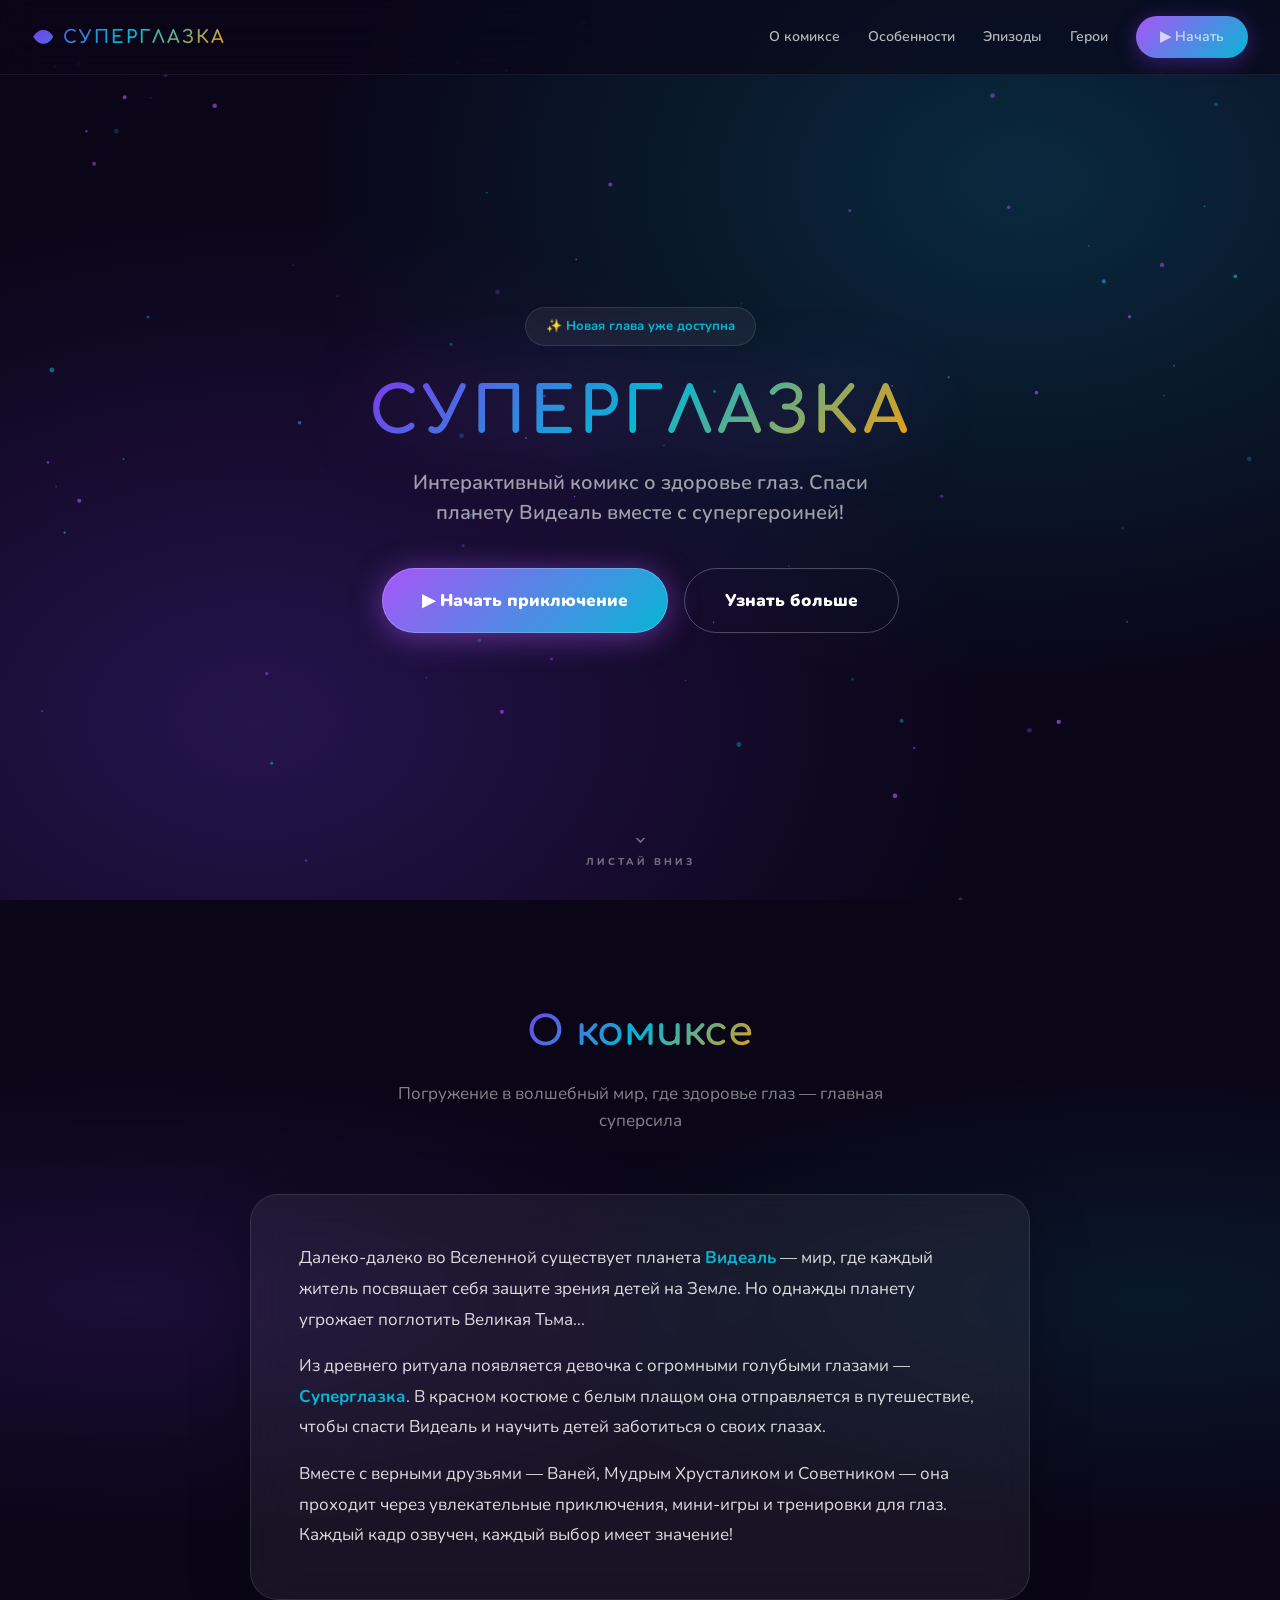
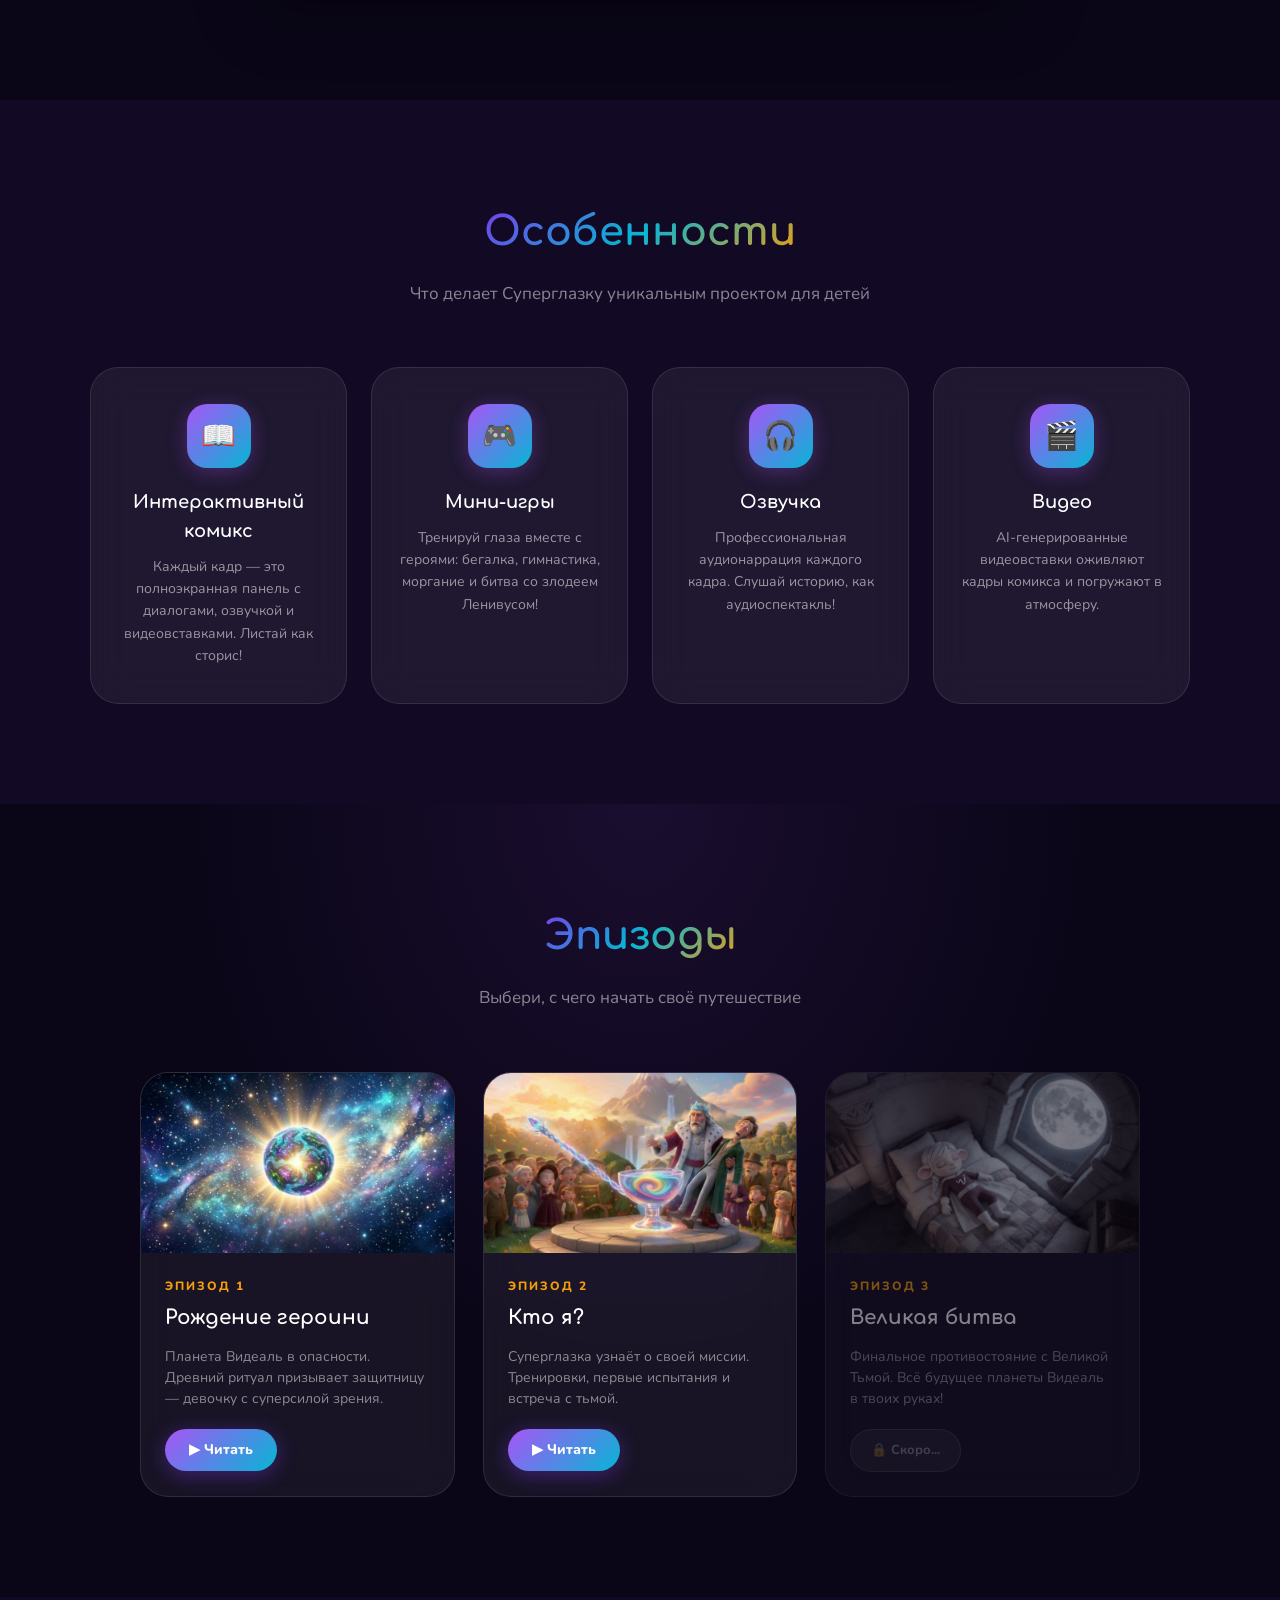
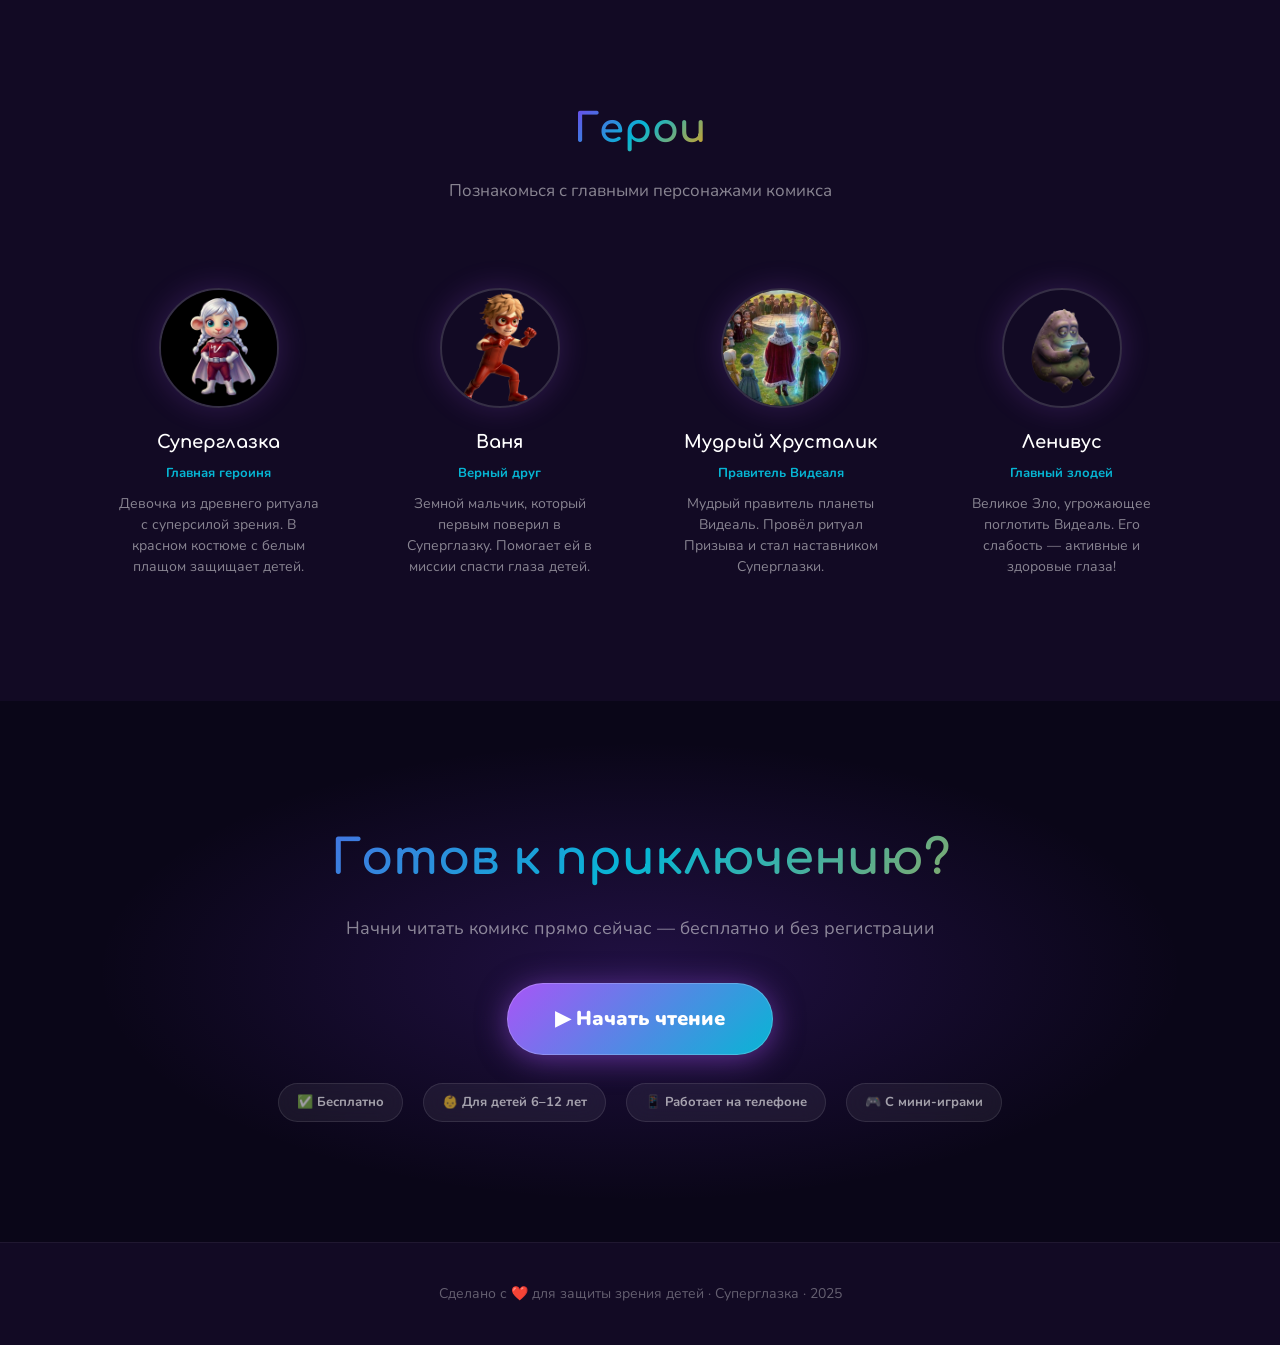
<file: index.html>
<!DOCTYPE html>
<html lang="ru">
<head>
<meta charset="UTF-8">
<meta name="viewport" content="width=device-width, initial-scale=1.0, maximum-scale=1.0, user-scalable=no">
<meta name="theme-color" content="#0a0618">
<meta name="description" content="Суперглазка — интерактивный образовательный комикс о здоровье глаз с мини-играми для детей. Спаси планету Видеаль вместе с супергероиней!">
<title>Суперглазка — Интерактивный комикс о здоровье глаз</title>
<link rel="preconnect" href="https://fonts.googleapis.com">
<link rel="preconnect" href="https://fonts.gstatic.com" crossorigin>
<link href="https://fonts.googleapis.com/css2?family=Nunito:wght@400;600;700;800;900&family=Comfortaa:wght@700&display=swap" rel="stylesheet">
<link rel="stylesheet" href="css/landing.css">
</head>
<body>

<!-- ═══════════════════════════════════════════════════════════
     NAVIGATION
     ═══════════════════════════════════════════════════════════ -->
<nav class="land-nav" id="landNav">
  <div class="land-logo">👁️ СУПЕРГЛАЗКА</div>
  <div class="land-nav-links">
    <a href="#about">О комиксе</a>
    <a href="#features">Особенности</a>
    <a href="#episodes">Эпизоды</a>
    <a href="#characters">Герои</a>
    <a href="app.html" class="land-nav-cta">▶ Начать</a>
  </div>
  <button class="land-nav-toggle" id="navToggle" aria-label="Меню">☰</button>
</nav>

<!-- Mobile Menu -->
<div class="land-nav-mobile" id="navMobile">
  <button class="land-nav-mobile-close" id="navClose" aria-label="Закрыть">✕</button>
  <a href="#about" class="nav-mobile-link">О комиксе</a>
  <a href="#features" class="nav-mobile-link">Особенности</a>
  <a href="#episodes" class="nav-mobile-link">Эпизоды</a>
  <a href="#characters" class="nav-mobile-link">Герои</a>
  <a href="app.html" class="land-nav-cta">▶ Начать</a>
</div>

<!-- ═══════════════════════════════════════════════════════════
     HERO SECTION
     ═══════════════════════════════════════════════════════════ -->
<section class="land-hero" id="hero">
  <canvas id="particle-canvas"></canvas>
  <div class="land-hero-content">
    <div class="land-hero-badge">✨ Новая глава уже доступна</div>
    <h1 class="land-hero-title">СУПЕРГЛАЗКА</h1>
    <p class="land-hero-sub">Интерактивный комикс о здоровье глаз. Спаси планету Видеаль вместе с супергероиней!</p>
    <div class="land-hero-btns">
      <a href="app.html" class="land-btn-primary">▶ Начать приключение</a>
      <a href="#about" class="land-btn-secondary">Узнать больше</a>
    </div>
  </div>
  <a href="#about" class="land-hero-scroll">
    <svg width="16" height="16" viewBox="0 0 24 24" fill="none" stroke="currentColor" stroke-width="2.5"><polyline points="6 9 12 15 18 9"/></svg>
    <span>Листай вниз</span>
  </a>
</section>

<!-- ═══════════════════════════════════════════════════════════
     ABOUT SECTION
     ═══════════════════════════════════════════════════════════ -->
<section class="land-section land-about" id="about">
  <h2 class="land-section-title">О комиксе</h2>
  <p class="land-section-sub">Погружение в волшебный мир, где здоровье глаз — главная суперсила</p>
  <div class="land-about-card reveal">
    <p>Далеко-далеко во Вселенной существует планета <span class="land-about-highlight">Видеаль</span> — мир, где каждый житель посвящает себя защите зрения детей на Земле. Но однажды планету угрожает поглотить Великая Тьма...</p>
    <p>Из древнего ритуала появляется девочка с огромными голубыми глазами — <span class="land-about-highlight">Суперглазка</span>. В красном костюме с белым плащом она отправляется в путешествие, чтобы спасти Видеаль и научить детей заботиться о своих глазах.</p>
    <p>Вместе с верными друзьями — Ваней, Мудрым Хрусталиком и Советником — она проходит через увлекательные приключения, мини-игры и тренировки для глаз. Каждый кадр озвучен, каждый выбор имеет значение!</p>
  </div>
</section>

<!-- ═══════════════════════════════════════════════════════════
     FEATURES SECTION
     ═══════════════════════════════════════════════════════════ -->
<section class="land-section land-features" id="features">
  <h2 class="land-section-title">Особенности</h2>
  <p class="land-section-sub">Что делает Суперглазку уникальным проектом для детей</p>
  <div class="land-features-grid">
    <div class="land-feature-card reveal">
      <div class="land-feature-icon">📖</div>
      <div class="land-feature-title">Интерактивный комикс</div>
      <div class="land-feature-desc">Каждый кадр — это полноэкранная панель с диалогами, озвучкой и видеовставками. Листай как сторис!</div>
    </div>
    <div class="land-feature-card reveal">
      <div class="land-feature-icon">🎮</div>
      <div class="land-feature-title">Мини-игры</div>
      <div class="land-feature-desc">Тренируй глаза вместе с героями: бегалка, гимнастика, моргание и битва со злодеем Ленивусом!</div>
    </div>
    <div class="land-feature-card reveal">
      <div class="land-feature-icon">🎧</div>
      <div class="land-feature-title">Озвучка</div>
      <div class="land-feature-desc">Профессиональная аудионаррация каждого кадра. Слушай историю, как аудиоспектакль!</div>
    </div>
    <div class="land-feature-card reveal">
      <div class="land-feature-icon">🎬</div>
      <div class="land-feature-title">Видео</div>
      <div class="land-feature-desc">AI-генерированные видеовставки оживляют кадры комикса и погружают в атмосферу.</div>
    </div>
  </div>
</section>

<!-- ═══════════════════════════════════════════════════════════
     EPISODES SECTION
     ═══════════════════════════════════════════════════════════ -->
<section class="land-section land-episodes" id="episodes">
  <h2 class="land-section-title">Эпизоды</h2>
  <p class="land-section-sub">Выбери, с чего начать своё путешествие</p>
  <div class="land-episodes-grid">
    <div class="land-episode-card reveal">
      <img class="land-episode-img" src="assets/images/изб_1.png" alt="Эпизод 1 — Рождение героини" loading="lazy">
      <div class="land-episode-body">
        <div class="land-episode-num">Эпизод 1</div>
        <div class="land-episode-name">Рождение героини</div>
        <div class="land-episode-desc">Планета Видеаль в опасности. Древний ритуал призывает защитницу — девочку с суперсилой зрения.</div>
        <a href="app.html" class="land-episode-btn">▶ Читать</a>
      </div>
    </div>
    <div class="land-episode-card reveal">
      <img class="land-episode-img" src="assets/images/изб_9.png" alt="Эпизод 2 — Кто я?" loading="lazy">
      <div class="land-episode-body">
        <div class="land-episode-num">Эпизод 2</div>
        <div class="land-episode-name">Кто я?</div>
        <div class="land-episode-desc">Суперглазка узнаёт о своей миссии. Тренировки, первые испытания и встреча с тьмой.</div>
        <a href="app.html" class="land-episode-btn">▶ Читать</a>
      </div>
    </div>
    <div class="land-episode-card locked reveal">
      <div class="land-episode-badge">Скоро</div>
      <img class="land-episode-img" src="assets/images/изб_18.png" alt="Эпизод 3 — Скоро" loading="lazy" style="filter: grayscale(0.6);">
      <div class="land-episode-body">
        <div class="land-episode-num">Эпизод 3</div>
        <div class="land-episode-name">Великая битва</div>
        <div class="land-episode-desc">Финальное противостояние с Великой Тьмой. Всё будущее планеты Видеаль в твоих руках!</div>
        <div class="land-episode-lock">🔒 Скоро...</div>
      </div>
    </div>
  </div>
</section>

<!-- ═══════════════════════════════════════════════════════════
     CHARACTERS SECTION
     ═══════════════════════════════════════════════════════════ -->
<section class="land-section land-characters" id="characters">
  <h2 class="land-section-title">Герои</h2>
  <p class="land-section-sub">Познакомься с главными персонажами комикса</p>
  <div class="land-char-grid">
    <div class="land-char-card reveal">
      <div class="land-char-avatar">
        <img src="assets/images/hero.png" alt="Суперглазка">
      </div>
      <div class="land-char-name">Суперглазка</div>
      <div class="land-char-role">Главная героиня</div>
      <div class="land-char-desc">Девочка из древнего ритуала с суперсилой зрения. В красном костюме с белым плащом защищает детей.</div>
    </div>
    <div class="land-char-card reveal">
      <div class="land-char-avatar">
        <img src="assets/images/Vanya.png" alt="Ваня">
      </div>
      <div class="land-char-name">Ваня</div>
      <div class="land-char-role">Верный друг</div>
      <div class="land-char-desc">Земной мальчик, который первым поверил в Суперглазку. Помогает ей в миссии спасти глаза детей.</div>
    </div>
    <div class="land-char-card reveal">
      <div class="land-char-avatar">
        <img src="assets/images/изб_5.png" alt="Мудрый Хрусталик">
      </div>
      <div class="land-char-name">Мудрый Хрусталик</div>
      <div class="land-char-role">Правитель Видеаля</div>
      <div class="land-char-desc">Мудрый правитель планеты Видеаль. Провёл ритуал Призыва и стал наставником Суперглазки.</div>
    </div>
    <div class="land-char-card reveal">
      <div class="land-char-avatar">
        <img src="assets/images/lenivus.png" alt="Ленивус">
      </div>
      <div class="land-char-name">Ленивус</div>
      <div class="land-char-role">Главный злодей</div>
      <div class="land-char-desc">Великое Зло, угрожающее поглотить Видеаль. Его слабость — активные и здоровые глаза!</div>
    </div>
  </div>
</section>

<!-- ═══════════════════════════════════════════════════════════
     CTA SECTION
     ═══════════════════════════════════════════════════════════ -->
<section class="land-cta" id="cta">
  <h2 class="land-cta-title">Готов к приключению?</h2>
  <p class="land-cta-sub">Начни читать комикс прямо сейчас — бесплатно и без регистрации</p>
  <a href="app.html" class="land-btn-primary" style="font-size: 20px; padding: 20px 48px;">▶ Начать чтение</a>
  <div class="land-cta-badges">
    <div class="land-cta-badge">✅ Бесплатно</div>
    <div class="land-cta-badge">👶 Для детей 6–12 лет</div>
    <div class="land-cta-badge">📱 Работает на телефоне</div>
    <div class="land-cta-badge">🎮 С мини-играми</div>
  </div>
</section>

<!-- ═══════════════════════════════════════════════════════════
     FOOTER
     ═══════════════════════════════════════════════════════════ -->
<footer class="land-footer">
  <p>Сделано с <span class="land-footer-heart">❤️</span> для защиты зрения детей · Суперглазка · 2025</p>
</footer>

<!-- ═══════════════════════════════════════════════════════════
     SCRIPTS
     ═══════════════════════════════════════════════════════════ -->
<script>
/* ─── PARTICLES ─── */
(function() {
  const canvas = document.getElementById('particle-canvas');
  const ctx = canvas.getContext('2d');
  let particles = [];
  let w, h;

  function resize() {
    w = canvas.width = canvas.offsetWidth;
    h = canvas.height = canvas.offsetHeight;
  }

  function createParticles() {
    particles = [];
    const count = Math.min(Math.floor(w * h / 12000), 80);
    for (let i = 0; i < count; i++) {
      particles.push({
        x: Math.random() * w,
        y: Math.random() * h,
        r: Math.random() * 2 + 0.5,
        dx: (Math.random() - 0.5) * 0.3,
        dy: (Math.random() - 0.5) * 0.3,
        alpha: Math.random() * 0.5 + 0.2,
        color: Math.random() > 0.5 ? '168, 85, 247' : '6, 182, 212'
      });
    }
  }

  function draw() {
    ctx.clearRect(0, 0, w, h);
    particles.forEach(p => {
      ctx.beginPath();
      ctx.arc(p.x, p.y, p.r, 0, Math.PI * 2);
      ctx.fillStyle = 'rgba(' + p.color + ',' + p.alpha + ')';
      ctx.fill();
      p.x += p.dx;
      p.y += p.dy;
      if (p.x < 0 || p.x > w) p.dx *= -1;
      if (p.y < 0 || p.y > h) p.dy *= -1;
    });

    // Draw connections
    for (let i = 0; i < particles.length; i++) {
      for (let j = i + 1; j < particles.length; j++) {
        const dx = particles[i].x - particles[j].x;
        const dy = particles[i].y - particles[j].y;
        const dist = Math.sqrt(dx * dx + dy * dy);
        if (dist < 120) {
          ctx.beginPath();
          ctx.moveTo(particles[i].x, particles[i].y);
          ctx.lineTo(particles[j].x, particles[j].y);
          ctx.strokeStyle = 'rgba(168, 85, 247,' + (0.08 * (1 - dist / 120)) + ')';
          ctx.lineWidth = 0.5;
          ctx.stroke();
        }
      }
    }
    requestAnimationFrame(draw);
  }

  window.addEventListener('resize', () => { resize(); createParticles(); });
  resize();
  createParticles();
  draw();
})();

/* ─── NAV SCROLL EFFECT ─── */
const nav = document.getElementById('landNav');
window.addEventListener('scroll', () => {
  nav.classList.toggle('scrolled', window.scrollY > 50);
});

/* ─── MOBILE NAV ─── */
const navToggle = document.getElementById('navToggle');
const navClose = document.getElementById('navClose');
const navMobile = document.getElementById('navMobile');
const navMobileLinks = document.querySelectorAll('.nav-mobile-link');

navToggle.addEventListener('click', () => navMobile.classList.add('open'));
navClose.addEventListener('click', () => navMobile.classList.remove('open'));
navMobileLinks.forEach(link => {
  link.addEventListener('click', () => navMobile.classList.remove('open'));
});

/* ─── SCROLL REVEAL ─── */
const revealObserver = new IntersectionObserver((entries) => {
  entries.forEach(entry => {
    if (entry.isIntersecting) {
      entry.target.classList.add('revealed');
    }
  });
}, { threshold: 0.15, rootMargin: '0px 0px -40px 0px' });

document.querySelectorAll('.reveal').forEach(el => revealObserver.observe(el));
</script>
</body>
</html>
</file>
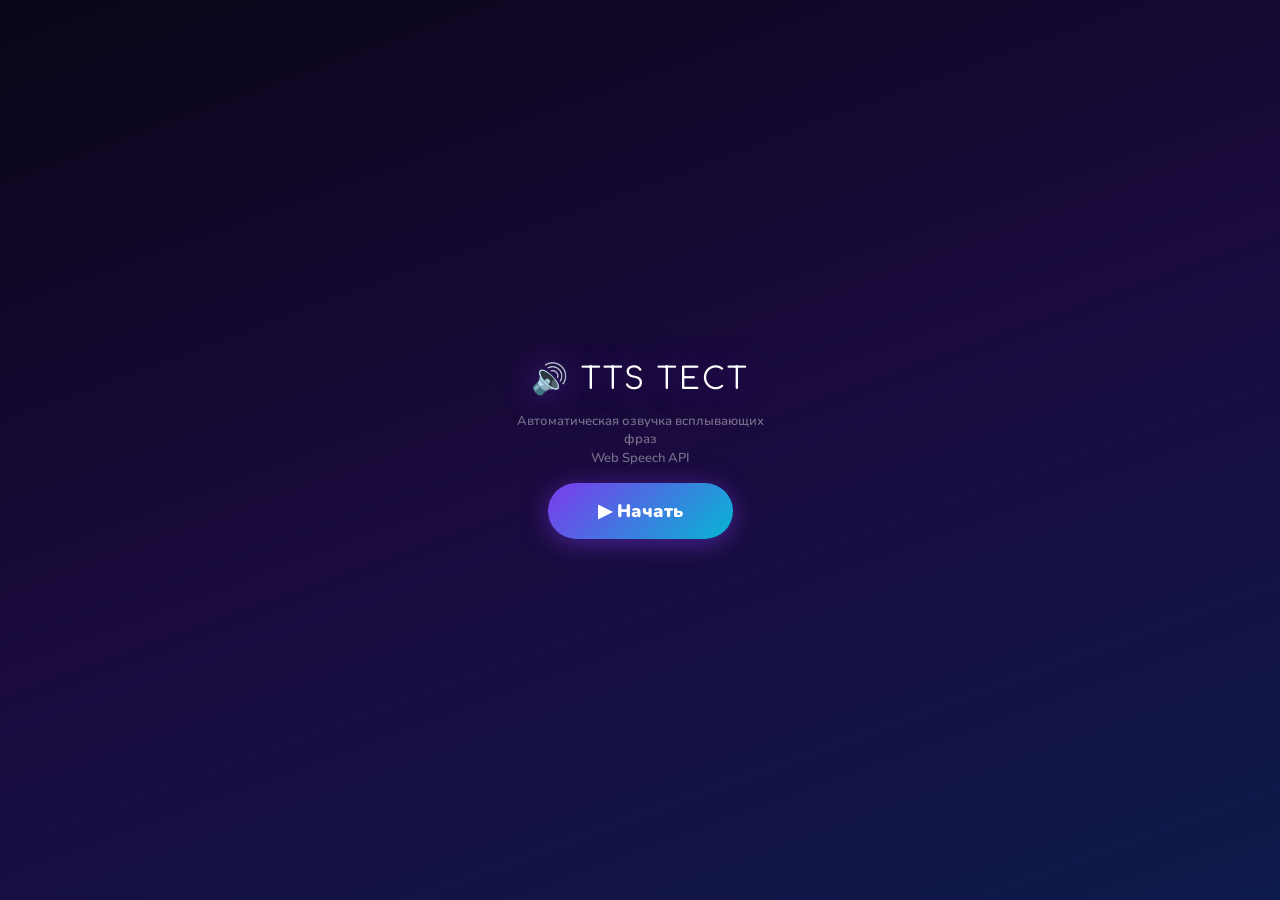
<file: test_tts.html>
<!DOCTYPE html>
<html lang="ru">
<head>
<meta charset="UTF-8">
<meta name="viewport" content="width=device-width, initial-scale=1.0, maximum-scale=1.0, user-scalable=no">
<title>TTS Тест — Суперглазка</title>
<link href="https://fonts.googleapis.com/css2?family=Nunito:wght@700;800;900&family=Comfortaa:wght@700&display=swap" rel="stylesheet">
<style>
  *{margin:0;padding:0;box-sizing:border-box}
  html,body{width:100%;height:100%;overflow:hidden;background:#0a0618;font-family:'Nunito',sans-serif;-webkit-tap-highlight-color:transparent}
  #scroll-container{width:100%;height:100vh;overflow-y:scroll;scroll-snap-type:y mandatory;-webkit-overflow-scrolling:touch;scrollbar-width:none;display:none}
  #scroll-container::-webkit-scrollbar{display:none}

  .panel{width:100%;height:100vh;scroll-snap-align:start;scroll-snap-stop:always;position:relative;overflow:hidden;display:flex;align-items:center;justify-content:center}
  .panel-bg{position:absolute;inset:0;width:100%;height:100%;object-fit:cover;object-position:center;z-index:0;transition:transform .9s cubic-bezier(.25,.46,.45,.94),filter .9s;filter:brightness(.88) saturate(.9)}
  .panel.active .panel-bg{transform:scale(1.03);filter:brightness(1) saturate(1)}
  .panel::after{content:'';position:absolute;inset:0;background:linear-gradient(to bottom,rgba(10,6,24,.15) 0%,rgba(10,6,24,0) 30%,rgba(10,6,24,.45) 65%,rgba(10,6,24,.92) 100%);z-index:1;pointer-events:none}

  .panel-num{position:absolute;top:14px;left:14px;z-index:10;font-family:'Comfortaa',cursive;font-size:12px;color:rgba(255,255,255,.7);background:rgba(10,6,24,.5);backdrop-filter:blur(8px);padding:4px 12px;border-radius:20px;border:1px solid rgba(255,255,255,.12)}
  .logo-bar{position:absolute;top:14px;left:50%;transform:translateX(-50%);z-index:10;font-family:'Comfortaa',cursive;font-size:13px;color:rgba(255,255,255,.4);letter-spacing:3px}

  .progress-strip{position:absolute;top:14px;right:14px;z-index:10;display:flex;flex-direction:column;gap:4px}
  .pdot{width:5px;height:5px;border-radius:3px;background:rgba(255,255,255,.2);transition:all .4s}
  .pdot.active{background:#f59e0b;height:22px;box-shadow:0 0 8px rgba(245,158,11,.5)}
  .pdot.done{background:rgba(255,255,255,.55)}

  /* TTS Toggle Button */
  .tts-toggle{position:absolute;top:14px;right:44px;z-index:10;width:40px;height:40px;cursor:pointer;display:flex;align-items:center;justify-content:center;transition:transform .2s}
  .tts-toggle:active{transform:scale(.85)}
  .tts-toggle .gem{width:36px;height:36px;background:linear-gradient(135deg,rgba(124,58,237,.6),rgba(6,182,212,.6));border:1.5px solid rgba(255,255,255,.35);border-radius:10px;transform:rotate(45deg);display:flex;align-items:center;justify-content:center;backdrop-filter:blur(6px);box-shadow:0 2px 12px rgba(124,58,237,.3);transition:all .3s}
  .tts-toggle .gem-icon{transform:rotate(-45deg);font-size:16px;color:rgba(255,255,255,.9);line-height:1}
  .tts-toggle.on .gem{background:linear-gradient(135deg,rgba(245,158,11,.7),rgba(239,68,68,.6));box-shadow:0 2px 16px rgba(245,158,11,.5);animation:gemPulse 1.2s ease-in-out infinite}
  @keyframes gemPulse{0%,100%{box-shadow:0 2px 12px rgba(245,158,11,.4)}50%{box-shadow:0 2px 24px rgba(245,158,11,.7)}}

  /* Speaking indicator */
  .tts-indicator{position:absolute;top:60px;right:44px;z-index:10;background:rgba(10,6,24,.7);backdrop-filter:blur(8px);border:1px solid rgba(255,255,255,.12);border-radius:20px;padding:6px 14px;font-size:11px;font-weight:800;color:#f59e0b;letter-spacing:1px;opacity:0;transform:translateY(-10px);transition:all .3s;pointer-events:none}
  .tts-indicator.visible{opacity:1;transform:translateY(0)}

  /* Speech bubbles */
  .speech-bubble{position:absolute;z-index:10;max-width:50%;background:rgba(255,255,255,.75);backdrop-filter:blur(6px);border:2px solid rgba(255,255,255,.8);border-radius:16px;padding:8px 12px;font-size:13px;font-weight:800;color:#1a0f2e;line-height:1.35;box-shadow:0 2px 12px rgba(0,0,0,.15);transform:translateY(10px) scale(.95);opacity:0;transition:transform .45s .15s ease,opacity .4s .15s ease}
  .panel.active .speech-bubble{transform:translateY(0) scale(1);opacity:1}
  .speech-bubble .speaker{font-size:10px;text-transform:uppercase;letter-spacing:1.5px;margin-bottom:3px;display:block;font-weight:900}
  .speaker.sg{color:#7c3aed}
  .speaker.vanya{color:#06b6d4}
  .speaker.nar{color:#64748b}

  .speech-bubble.tail-bl::after{content:'';position:absolute;bottom:-10px;left:18px;width:12px;height:10px;background:rgba(255,255,255,.75);clip-path:polygon(0 0,100% 0,30% 100%)}
  .speech-bubble.tail-br::after{content:'';position:absolute;bottom:-10px;right:18px;width:12px;height:10px;background:rgba(255,255,255,.75);clip-path:polygon(0 0,100% 0,70% 100%)}

  .caption{position:absolute;bottom:48px;left:0;right:0;z-index:10;padding:0 18px;font-size:14px;font-weight:700;color:rgba(255,255,255,.92);line-height:1.55;text-shadow:0 2px 8px rgba(0,0,0,.8);transform:translateY(10px);opacity:0;transition:transform .5s .3s ease,opacity .5s .3s ease}
  .panel.active .caption{transform:translateY(0);opacity:1}

  .scroll-hint{position:absolute;bottom:10px;left:50%;transform:translateX(-50%);z-index:10;display:flex;flex-direction:column;align-items:center;gap:2px;color:rgba(255,255,255,.4);font-size:9px;font-weight:800;letter-spacing:2px;animation:hintB 1.6s ease-in-out infinite}
  @keyframes hintB{0%,100%{transform:translateX(-50%) translateY(0)}50%{transform:translateX(-50%) translateY(5px)}}

  /* Splash */
  #splash{position:fixed;inset:0;z-index:200;background:linear-gradient(160deg,#0a0618,#1a0a3e,#0d1b4a);display:flex;flex-direction:column;align-items:center;justify-content:center;gap:16px;transition:opacity .5s}
  #splash.hide{opacity:0;pointer-events:none}
  .sp-title{font-family:'Comfortaa',cursive;font-size:30px;color:#fff;text-shadow:0 0 30px rgba(124,58,237,.5);letter-spacing:2px}
  .sp-sub{font-size:13px;color:rgba(255,255,255,.4);font-weight:600;text-align:center;max-width:280px;line-height:1.4}
  .sp-btn{background:linear-gradient(135deg,#7c3aed,#06b6d4);color:#fff;border:none;border-radius:50px;padding:16px 50px;font-family:'Nunito',sans-serif;font-size:18px;font-weight:900;cursor:pointer;box-shadow:0 4px 25px rgba(124,58,237,.5);-webkit-appearance:none}
  .sp-btn:active{transform:scale(.95)}

  /* Unsupported banner */
  .unsupported{position:fixed;inset:0;z-index:300;background:rgba(10,6,24,.95);display:none;flex-direction:column;align-items:center;justify-content:center;gap:16px;padding:24px;text-align:center}
  .unsupported.visible{display:flex}
  .unsupported h2{font-family:'Comfortaa',cursive;font-size:22px;color:#ef4444}
  .unsupported p{color:rgba(255,255,255,.7);font-size:14px;line-height:1.5;max-width:320px}
</style>
</head>
<body>

<!-- UNSUPPORTED BROWSER -->
<div class="unsupported" id="unsupported">
  <h2>🔇 TTS не поддерживается</h2>
  <p>Ваш браузер не поддерживает Web Speech API. Попробуйте открыть эту страницу в Chrome, Edge или Safari.</p>
</div>

<!-- SPLASH -->
<div id="splash">
  <div class="sp-title">🔊 TTS ТЕСТ</div>
  <div class="sp-sub">Автоматическая озвучка всплывающих фраз<br>Web Speech API</div>
  <button class="sp-btn" id="startBtn">▶ Начать</button>
</div>

<!-- SCROLL CONTAINER -->
<div id="scroll-container">

  <!-- PANEL 1 -->
  <div class="panel" data-index="0" data-tts="Привет! Я Суперглазка. Это тест автоматической озвучки текста.">
    <div class="panel-bg" style="background:linear-gradient(160deg,#2d1b4a,#1a0f2e 60%,#0f172a)"></div>
    <div class="logo-bar">СУПЕРГЛАЗКА</div>
    <div class="panel-num">TTS Тест · Кадр 1</div>
    <div class="progress-strip"><div class="pdot active"></div><div class="pdot"></div><div class="pdot"></div><div class="pdot"></div></div>
    <div class="tts-toggle" id="ttsBtn" title="Вкл/выкл озвучку"><div class="gem"><span class="gem-icon">🔊</span></div></div>
    <div class="tts-indicator" id="ttsIndicator">Говорю...</div>
    <div class="speech-bubble tail-bl" style="top:18%;left:52%;max-width:42%"><span class="speaker sg">Суперглазка</span>Привет! Я Суперглазка. Это тест автоматической озвучки текста.</div>
    <div class="caption">Когда ты листаешь кадр, фраза автоматически озвучивается голосом браузера.</div>
    <div class="scroll-hint"><svg width="16" height="16" viewBox="0 0 24 24" fill="none" stroke="white" stroke-width="2.5"><polyline points="6 9 12 15 18 9"/></svg>ЛИСТАЙ</div>
  </div>

  <!-- PANEL 2 -->
  <div class="panel" data-index="1" data-tts="Ого! Как здорово! Я могу говорить вслух прямо из браузера без установки ничего лишнего.">
    <div class="panel-bg" style="background:linear-gradient(160deg,#0f172a,#1e1b4b 60%,#312e81)"></div>
    <div class="panel-num">TTS Тест · Кадр 2</div>
    <div class="progress-strip"><div class="pdot done"></div><div class="pdot active"></div><div class="pdot"></div><div class="pdot"></div></div>
    <div class="tts-toggle" id="ttsBtn2" title="Вкл/выкл озвучку"><div class="gem"><span class="gem-icon">🔊</span></div></div>
    <div class="tts-indicator" id="ttsIndicator2">Говорю...</div>
    <div class="speech-bubble tail-bl" style="top:18%;left:52%;max-width:42%"><span class="speaker sg">Суперглазка</span>Ого! Как здорово! Я могу говорить вслух прямо из браузера без установки ничего лишнего.</div>
    <div class="caption">Web Speech API работает нативно — не нужно скачивать фреймворки или библиотеки.</div>
    <div class="scroll-hint"><svg width="16" height="16" viewBox="0 0 24 24" fill="none" stroke="white" stroke-width="2.5"><polyline points="6 9 12 15 18 9"/></svg>ЛИСТАЙ</div>
  </div>

  <!-- PANEL 3 -->
  <div class="panel" data-index="2" data-tts="Ваня, ты слышишь меня? Это волшебный голос, который помогает детям узнавать мир.">
    <div class="panel-bg" style="background:linear-gradient(160deg,#1a0f2e,#4c1d95 60%,#7c3aed)"></div>
    <div class="panel-num">TTS Тест · Кадр 3</div>
    <div class="progress-strip"><div class="pdot done"></div><div class="pdot done"></div><div class="pdot active"></div><div class="pdot"></div></div>
    <div class="tts-toggle" id="ttsBtn3" title="Вкл/выкл озвучку"><div class="gem"><span class="gem-icon">🔊</span></div></div>
    <div class="tts-indicator" id="ttsIndicator3">Говорю...</div>
    <div class="speech-bubble tail-br" style="top:18%;right:52%;left:auto;max-width:42%"><span class="speaker vanya">Ваня</span>Ваня, ты слышишь меня? Это волшебный голос, который помогает детям узнавать мир.</div>
    <div class="caption">Можно озвучивать реплики разных персонажей с разной интонацией и скоростью.</div>
    <div class="scroll-hint"><svg width="16" height="16" viewBox="0 0 24 24" fill="none" stroke="white" stroke-width="2.5"><polyline points="6 9 12 15 18 9"/></svg>ЛИСТАЙ</div>
  </div>

  <!-- PANEL 4 -->
  <div class="panel" data-index="3" data-tts="Ты можешь нажать на кристалл сверху, чтобы выключить или включить озвучку в любой момент.">
    <div class="panel-bg" style="background:linear-gradient(160deg,#0f172a,#1e293b 50%,#334155)"></div>
    <div class="panel-num">TTS Тест · Кадр 4</div>
    <div class="progress-strip"><div class="pdot done"></div><div class="pdot done"></div><div class="pdot done"></div><div class="pdot active"></div></div>
    <div class="tts-toggle" id="ttsBtn4" title="Вкл/выкл озвучку"><div class="gem"><span class="gem-icon">🔊</span></div></div>
    <div class="tts-indicator" id="ttsIndicator4">Говорю...</div>
    <div class="speech-bubble tail-bl" style="top:18%;left:52%;max-width:42%"><span class="speaker sg">Суперглазка</span>Ты можешь нажать на кристалл сверху, чтобы выключить или включить озвучку в любой момент.</div>
    <div class="caption">TTS можно легко интегрировать в основной комикс. Попробуй пролистать назад — фразы повторятся!</div>
    <div class="scroll-hint"><svg width="16" height="16" viewBox="0 0 24 24" fill="none" stroke="white" stroke-width="2.5"><polyline points="6 9 12 15 18 9"/></svg>ЛИСТАЙ</div>
  </div>

</div>

<script>
/* ═══ TTS ENGINE ═══ */
const TTS = (function(){
  'use strict';
  let enabled = true;
  let synth = window.speechSynthesis || null;
  let currentUtterance = null;
  let speakingPanel = -1;

  function isSupported(){
    return !!(window.speechSynthesis && window.SpeechSynthesisUtterance);
  }

  function getVoices(){
    if(!synth) return [];
    let voices = synth.getVoices();
    // Try to find Russian voice
    let ru = voices.find(v => v.lang && v.lang.toLowerCase().startsWith('ru'));
    if(!ru) ru = voices.find(v => v.name && /russian|русск/i.test(v.name));
    return { list: voices, ru: ru || null };
  }

  function speak(text, onStart, onEnd){
    if(!enabled || !synth) return;
    stop();

    const u = new SpeechSynthesisUtterance(text);
    const voices = getVoices();
    if(voices.ru) u.voice = voices.ru;
    u.lang = 'ru-RU';
    u.rate = 1.05;
    u.pitch = 1.1;
    u.volume = 1;

    u.onstart = function(){
      if(typeof onStart === 'function') onStart();
    };
    u.onend = function(){
      currentUtterance = null;
      if(typeof onEnd === 'function') onEnd();
    };
    u.onerror = function(e){
      currentUtterance = null;
      console.warn('TTS error:', e.error);
      if(typeof onEnd === 'function') onEnd();
    };

    currentUtterance = u;
    synth.speak(u);
  }

  function stop(){
    if(synth) synth.cancel();
    currentUtterance = null;
  }

  function toggle(){
    enabled = !enabled;
    if(!enabled) stop();
    return enabled;
  }

  function isEnabled(){ return enabled; }

  // Some browsers load voices asynchronously
  if(synth && synth.onvoiceschanged !== undefined){
    synth.onvoiceschanged = function(){};
  }

  return { isSupported, speak, stop, toggle, isEnabled };
})();

/* ═══ SPLASH ═══ */
var startBtn = document.getElementById('startBtn');
function doStart(){
  document.getElementById('splash').classList.add('hide');
  document.getElementById('scroll-container').style.display = 'block';
  setTimeout(function(){ document.getElementById('splash').style.display='none'; }, 600);
}
startBtn.addEventListener('click', doStart);
startBtn.addEventListener('touchend', function(e){ e.preventDefault(); doStart(); });

/* ═══ SCROLL OBSERVER ═══ */
const panels = document.querySelectorAll('.panel');
var lastPanel = -1;

function updateProgress(idx){
  panels.forEach((panel, pIdx) => {
    const dots = panel.querySelectorAll('.pdot');
    dots.forEach((dot, dIdx) => {
      dot.classList.remove('active','done');
      if(dIdx === idx) dot.classList.add('active');
      else if(dIdx < idx) dot.classList.add('done');
    });
  });
}

function setIndicator(idx, visible){
  const ind = panels[idx] && panels[idx].querySelector('.tts-indicator');
  if(ind) ind.classList.toggle('visible', visible);
}

function autoSpeak(idx){
  if(!TTS.isEnabled() || !TTS.isSupported()) return;
  const panel = panels[idx];
  if(!panel) return;
  const text = panel.dataset.tts;
  if(!text) return;

  setIndicator(idx, true);
  TTS.speak(text, null, function(){
    setIndicator(idx, false);
  });
}

const io = new IntersectionObserver(es => {
  es.forEach(e => {
    const idx = parseInt(e.target.dataset.index) || 0;
    e.target.classList.toggle('active', e.isIntersecting);

    if(e.isIntersecting && idx !== lastPanel){
      lastPanel = idx;
      updateProgress(idx);
      autoSpeak(idx);
    }
  });
}, { threshold: 0.55 });

panels.forEach(p => io.observe(p));

/* ═══ TTS TOGGLE BINDING ═══ */
panels.forEach((panel, idx) => {
  const btn = panel.querySelector('.tts-toggle');
  if(!btn) return;
  btn.addEventListener('click', function(){
    const on = TTS.toggle();
    btn.classList.toggle('on', on);
    btn.querySelector('.gem-icon').textContent = on ? '🔊' : '🔇';
    // Sync all buttons
    panels.forEach((p,i)=>{
      const b = p.querySelector('.tts-toggle');
      if(b){
        b.classList.toggle('on', on);
        b.querySelector('.gem-icon').textContent = on ? '🔊' : '🔇';
      }
    });
  });
  btn.addEventListener('touchend', function(e){ e.preventDefault(); e.stopPropagation(); btn.click(); });
});

/* ═══ INIT ═══ */
if(!TTS.isSupported()){
  document.getElementById('unsupported').classList.add('visible');
}
</script>
</body>
</html>
</file>
<file: css/landing.css>
/* ═══════════════════════════════════════════════════════════
   СУПЕРГЛАЗКА — Landing Page 2025
   Modern Glassmorphism + Neon + Fluid Motion
   ═══════════════════════════════════════════════════════════ */

/* ─── DESIGN TOKENS ─── */
:root {
  --bg-primary: #0a0618;
  --bg-secondary: #120a24;
  --bg-glass: rgba(255, 255, 255, 0.06);
  --bg-glass-strong: rgba(255, 255, 255, 0.12);
  --neon-purple: #a855f7;
  --neon-cyan: #06b6d4;
  --neon-pink: #ec4899;
  --neon-amber: #f59e0b;
  --neon-green: #22c55e;
  --gradient-primary: linear-gradient(135deg, var(--neon-purple), var(--neon-cyan));
  --gradient-hero: linear-gradient(135deg, #7c3aed, #06b6d4, #f59e0b);
  --shadow-neon-purple: 0 0 30px rgba(168, 85, 247, 0.4);
  --shadow-neon-cyan: 0 0 30px rgba(6, 182, 212, 0.4);
  --radius-sm: 12px;
  --radius-md: 20px;
  --radius-lg: 28px;
  --radius-xl: 36px;
  --ease-spring: cubic-bezier(0.34, 1.56, 0.64, 1);
  --ease-smooth: cubic-bezier(0.4, 0, 0.2, 1);
}

/* ─── RESET & BASE ─── */
*, *::before, *::after { margin: 0; padding: 0; box-sizing: border-box; }
html { scroll-behavior: smooth; -webkit-font-smoothing: antialiased; }
body {
  font-family: 'Nunito', -apple-system, BlinkMacSystemFont, sans-serif;
  background: var(--bg-primary);
  color: #fff;
  line-height: 1.6;
  overflow-x: hidden;
}

/* ─── PARTICLE CANVAS ─── */
#particle-canvas {
  position: absolute;
  inset: 0;
  width: 100%;
  height: 100%;
  z-index: 0;
  pointer-events: none;
}

/* ─── NAVIGATION ─── */
.land-nav {
  position: fixed;
  top: 0;
  left: 0;
  right: 0;
  z-index: 1000;
  padding: 16px 32px;
  display: flex;
  align-items: center;
  justify-content: space-between;
  background: rgba(10, 6, 24, 0.6);
  backdrop-filter: blur(20px);
  -webkit-backdrop-filter: blur(20px);
  border-bottom: 1px solid rgba(255, 255, 255, 0.06);
  transition: all 0.3s var(--ease-smooth);
}

.land-nav.scrolled {
  background: rgba(10, 6, 24, 0.9);
  padding: 12px 32px;
}

.land-logo {
  font-family: 'Comfortaa', cursive;
  font-size: 18px;
  font-weight: 700;
  background: var(--gradient-hero);
  -webkit-background-clip: text;
  -webkit-text-fill-color: transparent;
  background-clip: text;
  letter-spacing: 2px;
}

.land-nav-links {
  display: flex;
  gap: 28px;
  align-items: center;
}

.land-nav-links a {
  color: rgba(255, 255, 255, 0.7);
  text-decoration: none;
  font-size: 14px;
  font-weight: 600;
  transition: color 0.2s;
}

.land-nav-links a:hover { color: var(--neon-cyan); }

.land-nav-cta {
  background: var(--gradient-primary);
  color: #fff;
  border: none;
  border-radius: 50px;
  padding: 10px 24px;
  font-family: inherit;
  font-size: 14px;
  font-weight: 800;
  cursor: pointer;
  text-decoration: none;
  box-shadow: 0 4px 20px rgba(124, 58, 237, 0.4);
  transition: all 0.2s var(--ease-spring);
}

.land-nav-cta:hover {
  transform: scale(1.05);
  box-shadow: 0 6px 30px rgba(6, 182, 212, 0.5);
}

.land-nav-toggle {
  display: none;
  background: none;
  border: none;
  color: #fff;
  font-size: 24px;
  cursor: pointer;
}

/* ─── HERO SECTION ─── */
.land-hero {
  position: relative;
  min-height: 100vh;
  display: flex;
  flex-direction: column;
  align-items: center;
  justify-content: center;
  text-align: center;
  padding: 120px 24px 80px;
  background:
    radial-gradient(ellipse at 20% 80%, rgba(124, 58, 237, 0.25) 0%, transparent 50%),
    radial-gradient(ellipse at 80% 20%, rgba(6, 182, 212, 0.2) 0%, transparent 50%),
    var(--bg-primary);
  overflow: hidden;
}

.land-hero-content {
  position: relative;
  z-index: 2;
  max-width: 800px;
}

.land-hero-badge {
  display: inline-flex;
  align-items: center;
  gap: 8px;
  padding: 8px 20px;
  background: var(--bg-glass);
  backdrop-filter: blur(12px);
  border: 1px solid rgba(255, 255, 255, 0.1);
  border-radius: 50px;
  font-size: 13px;
  font-weight: 700;
  color: var(--neon-cyan);
  margin-bottom: 32px;
  animation: fadeInDown 0.8s var(--ease-smooth) both;
}

.land-hero-title {
  font-family: 'Comfortaa', cursive;
  font-size: 64px;
  font-weight: 700;
  background: var(--gradient-hero);
  -webkit-background-clip: text;
  -webkit-text-fill-color: transparent;
  background-clip: text;
  filter: drop-shadow(0 0 40px rgba(168, 85, 247, 0.4));
  letter-spacing: 4px;
  line-height: 1.1;
  margin-bottom: 20px;
  animation: fadeInUp 0.8s var(--ease-smooth) 0.2s both;
}

.land-hero-sub {
  font-size: 20px;
  color: rgba(255, 255, 255, 0.6);
  font-weight: 600;
  max-width: 520px;
  margin: 0 auto 40px;
  line-height: 1.5;
  animation: fadeInUp 0.8s var(--ease-smooth) 0.35s both;
}

.land-hero-btns {
  display: flex;
  gap: 16px;
  justify-content: center;
  flex-wrap: wrap;
  animation: fadeInUp 0.8s var(--ease-smooth) 0.5s both;
}

.land-btn-primary {
  background: var(--gradient-primary);
  color: #fff;
  border: none;
  border-radius: 50px;
  padding: 18px 40px;
  font-family: inherit;
  font-size: 17px;
  font-weight: 900;
  cursor: pointer;
  text-decoration: none;
  display: inline-flex;
  align-items: center;
  gap: 10px;
  box-shadow: 0 4px 30px rgba(168, 85, 247, 0.5), 0 0 0 1px rgba(255, 255, 255, 0.2) inset;
  transition: all 0.2s var(--ease-spring);
  position: relative;
  overflow: hidden;
}

.land-btn-primary::before {
  content: '';
  position: absolute;
  inset: 0;
  background: linear-gradient(90deg, transparent, rgba(255,255,255,0.25), transparent);
  transform: translateX(-100%);
  transition: transform 0.6s;
}

.land-btn-primary:hover::before { transform: translateX(100%); }
.land-btn-primary:hover { transform: scale(1.05); box-shadow: 0 6px 40px rgba(168, 85, 247, 0.6); }
.land-btn-primary:active { transform: scale(0.98); }

.land-btn-secondary {
  background: transparent;
  color: #fff;
  border: 1.5px solid rgba(255, 255, 255, 0.25);
  border-radius: 50px;
  padding: 18px 40px;
  font-family: inherit;
  font-size: 17px;
  font-weight: 900;
  cursor: pointer;
  text-decoration: none;
  display: inline-flex;
  align-items: center;
  gap: 10px;
  transition: all 0.2s var(--ease-spring);
}

.land-btn-secondary:hover {
  background: rgba(255, 255, 255, 0.08);
  border-color: rgba(255, 255, 255, 0.4);
  transform: scale(1.05);
}

.land-hero-scroll {
  position: absolute;
  bottom: 30px;
  left: 50%;
  transform: translateX(-50%);
  z-index: 2;
  display: flex;
  flex-direction: column;
  align-items: center;
  gap: 6px;
  color: rgba(255, 255, 255, 0.4);
  font-size: 10px;
  font-weight: 800;
  letter-spacing: 3px;
  text-transform: uppercase;
  animation: fadeIn 1s var(--ease-smooth) 1s both, hintFloat 2s ease-in-out infinite 1.5s;
  cursor: pointer;
  text-decoration: none;
}

.land-hero-scroll svg {
  filter: drop-shadow(0 0 8px rgba(255, 255, 255, 0.3));
}

/* ─── SECTIONS COMMON ─── */
.land-section {
  position: relative;
  padding: 100px 24px;
  display: flex;
  flex-direction: column;
  align-items: center;
}

.land-section-title {
  font-family: 'Comfortaa', cursive;
  font-size: 40px;
  font-weight: 700;
  text-align: center;
  margin-bottom: 16px;
  background: var(--gradient-hero);
  -webkit-background-clip: text;
  -webkit-text-fill-color: transparent;
  background-clip: text;
}

.land-section-sub {
  font-size: 17px;
  color: rgba(255, 255, 255, 0.5);
  text-align: center;
  max-width: 560px;
  margin-bottom: 60px;
}

/* ─── ABOUT SECTION ─── */
.land-about {
  background:
    radial-gradient(ellipse at 10% 50%, rgba(124, 58, 237, 0.15) 0%, transparent 40%),
    radial-gradient(ellipse at 90% 50%, rgba(6, 182, 212, 0.1) 0%, transparent 40%),
    var(--bg-primary);
}

.land-about-card {
  max-width: 780px;
  width: 100%;
  background: var(--bg-glass);
  backdrop-filter: blur(20px);
  -webkit-backdrop-filter: blur(20px);
  border: 1px solid rgba(255, 255, 255, 0.1);
  border-radius: var(--radius-lg);
  padding: 48px;
  box-shadow: 0 20px 60px rgba(0, 0, 0, 0.3);
  transform: translateY(30px);
  opacity: 0;
  transition: all 0.8s var(--ease-smooth);
}

.land-about-card.revealed {
  transform: translateY(0);
  opacity: 1;
}

.land-about-card p {
  font-size: 17px;
  color: rgba(255, 255, 255, 0.85);
  line-height: 1.8;
  margin-bottom: 16px;
}

.land-about-card p:last-child { margin-bottom: 0; }

.land-about-highlight {
  color: var(--neon-cyan);
  font-weight: 700;
}

/* ─── FEATURES SECTION ─── */
.land-features {
  background: var(--bg-secondary);
}

.land-features-grid {
  display: grid;
  grid-template-columns: repeat(4, 1fr);
  gap: 24px;
  max-width: 1100px;
  width: 100%;
}

.land-feature-card {
  background: var(--bg-glass);
  backdrop-filter: blur(20px);
  border: 1px solid rgba(255, 255, 255, 0.1);
  border-radius: var(--radius-lg);
  padding: 36px 24px;
  text-align: center;
  transition: all 0.3s var(--ease-spring);
  transform: translateY(30px);
  opacity: 0;
}

.land-feature-card.revealed {
  transform: translateY(0);
  opacity: 1;
}

.land-feature-card:nth-child(1) { transition-delay: 0s; }
.land-feature-card:nth-child(2) { transition-delay: 0.1s; }
.land-feature-card:nth-child(3) { transition-delay: 0.2s; }
.land-feature-card:nth-child(4) { transition-delay: 0.3s; }

.land-feature-card:hover {
  transform: translateY(-8px) scale(1.02);
  border-color: rgba(168, 85, 247, 0.4);
  box-shadow: var(--shadow-neon-purple);
}

.land-feature-icon {
  width: 64px;
  height: 64px;
  margin: 0 auto 20px;
  background: var(--gradient-primary);
  border-radius: var(--radius-md);
  display: flex;
  align-items: center;
  justify-content: center;
  font-size: 28px;
  box-shadow: 0 4px 20px rgba(168, 85, 247, 0.3);
}

.land-feature-title {
  font-family: 'Comfortaa', cursive;
  font-size: 18px;
  font-weight: 700;
  margin-bottom: 10px;
}

.land-feature-desc {
  font-size: 14px;
  color: rgba(255, 255, 255, 0.55);
  line-height: 1.6;
}

/* ─── EPISODES SECTION ─── */
.land-episodes {
  background:
    radial-gradient(ellipse at 50% 0%, rgba(168, 85, 247, 0.1) 0%, transparent 50%),
    var(--bg-primary);
}

.land-episodes-grid {
  display: grid;
  grid-template-columns: repeat(3, 1fr);
  gap: 28px;
  max-width: 1000px;
  width: 100%;
}

.land-episode-card {
  position: relative;
  background: var(--bg-glass);
  backdrop-filter: blur(20px);
  border: 1px solid rgba(255, 255, 255, 0.1);
  border-radius: var(--radius-lg);
  overflow: hidden;
  transition: all 0.3s var(--ease-spring);
  transform: translateY(30px);
  opacity: 0;
}

.land-episode-card.revealed {
  transform: translateY(0);
  opacity: 1;
}

.land-episode-card:hover {
  transform: translateY(-8px) scale(1.02);
  border-color: rgba(168, 85, 247, 0.4);
  box-shadow: var(--shadow-neon-purple);
}

.land-episode-card.locked {
  opacity: 0.5;
  cursor: not-allowed;
}

.land-episode-card.locked:hover {
  transform: none;
  border-color: rgba(255, 255, 255, 0.1);
  box-shadow: none;
}

.land-episode-img {
  width: 100%;
  height: 180px;
  object-fit: cover;
  display: block;
}

.land-episode-body {
  padding: 24px;
}

.land-episode-num {
  font-size: 12px;
  font-weight: 800;
  color: var(--neon-amber);
  letter-spacing: 2px;
  text-transform: uppercase;
  margin-bottom: 6px;
}

.land-episode-name {
  font-family: 'Comfortaa', cursive;
  font-size: 20px;
  font-weight: 700;
  margin-bottom: 12px;
}

.land-episode-desc {
  font-size: 14px;
  color: rgba(255, 255, 255, 0.5);
  line-height: 1.5;
  margin-bottom: 20px;
}

.land-episode-btn {
  display: inline-block;
  background: var(--gradient-primary);
  color: #fff;
  border: none;
  border-radius: 50px;
  padding: 10px 24px;
  font-family: inherit;
  font-size: 14px;
  font-weight: 800;
  cursor: pointer;
  text-decoration: none;
  box-shadow: 0 4px 20px rgba(124, 58, 237, 0.4);
  transition: all 0.2s var(--ease-spring);
}

.land-episode-btn:hover {
  transform: scale(1.05);
  box-shadow: 0 6px 30px rgba(6, 182, 212, 0.5);
}

.land-episode-lock {
  display: inline-flex;
  align-items: center;
  gap: 6px;
  padding: 10px 20px;
  background: rgba(255, 255, 255, 0.06);
  border: 1px solid rgba(255, 255, 255, 0.1);
  border-radius: 50px;
  font-size: 13px;
  font-weight: 700;
  color: rgba(255, 255, 255, 0.4);
}

.land-episode-badge {
  position: absolute;
  top: 12px;
  right: 12px;
  background: rgba(239, 68, 68, 0.85);
  color: #fff;
  font-size: 10px;
  font-weight: 900;
  padding: 4px 12px;
  border-radius: 20px;
  text-transform: uppercase;
  letter-spacing: 1px;
}

/* ─── CHARACTERS SECTION ─── */
.land-characters {
  background: var(--bg-secondary);
}

.land-char-grid {
  display: grid;
  grid-template-columns: repeat(4, 1fr);
  gap: 24px;
  max-width: 1100px;
  width: 100%;
}

.land-char-card {
  text-align: center;
  padding: 24px;
  transform: translateY(30px);
  opacity: 0;
  transition: all 0.8s var(--ease-smooth);
}

.land-char-card.revealed {
  transform: translateY(0);
  opacity: 1;
}

.land-char-card:nth-child(1) { transition-delay: 0s; }
.land-char-card:nth-child(2) { transition-delay: 0.1s; }
.land-char-card:nth-child(3) { transition-delay: 0.2s; }
.land-char-card:nth-child(4) { transition-delay: 0.3s; }

.land-char-avatar {
  width: 120px;
  height: 120px;
  margin: 0 auto 20px;
  border-radius: 50%;
  overflow: hidden;
  border: 2px solid rgba(255, 255, 255, 0.15);
  box-shadow: 0 0 30px rgba(168, 85, 247, 0.2);
  transition: all 0.3s var(--ease-spring);
}

.land-char-card:hover .land-char-avatar {
  box-shadow: 0 0 40px rgba(168, 85, 247, 0.4);
  transform: scale(1.05);
}

.land-char-avatar img {
  width: 100%;
  height: 100%;
  object-fit: cover;
}

.land-char-name {
  font-family: 'Comfortaa', cursive;
  font-size: 18px;
  font-weight: 700;
  margin-bottom: 6px;
}

.land-char-role {
  font-size: 13px;
  color: var(--neon-cyan);
  font-weight: 700;
  margin-bottom: 10px;
}

.land-char-desc {
  font-size: 14px;
  color: rgba(255, 255, 255, 0.5);
  line-height: 1.5;
}

/* ─── CTA SECTION ─── */
.land-cta {
  background:
    radial-gradient(ellipse at 50% 50%, rgba(124, 58, 237, 0.2) 0%, transparent 60%),
    var(--bg-primary);
  padding: 120px 24px;
  text-align: center;
}

.land-cta-title {
  font-family: 'Comfortaa', cursive;
  font-size: 48px;
  font-weight: 700;
  margin-bottom: 16px;
  background: var(--gradient-hero);
  -webkit-background-clip: text;
  -webkit-text-fill-color: transparent;
  background-clip: text;
}

.land-cta-sub {
  font-size: 18px;
  color: rgba(255, 255, 255, 0.5);
  margin-bottom: 40px;
}

.land-cta-badges {
  display: flex;
  gap: 20px;
  justify-content: center;
  flex-wrap: wrap;
  margin-top: 28px;
}

.land-cta-badge {
  display: inline-flex;
  align-items: center;
  gap: 6px;
  padding: 8px 18px;
  background: var(--bg-glass);
  backdrop-filter: blur(12px);
  border: 1px solid rgba(255, 255, 255, 0.1);
  border-radius: 50px;
  font-size: 13px;
  font-weight: 700;
  color: rgba(255, 255, 255, 0.6);
}

/* ─── FOOTER ─── */
.land-footer {
  background: var(--bg-secondary);
  border-top: 1px solid rgba(255, 255, 255, 0.06);
  padding: 40px 24px;
  text-align: center;
}

.land-footer p {
  font-size: 14px;
  color: rgba(255, 255, 255, 0.35);
}

.land-footer-heart {
  color: var(--neon-pink);
}

/* ─── ANIMATIONS ─── */
@keyframes fadeIn {
  from { opacity: 0; }
  to { opacity: 1; }
}

@keyframes fadeInUp {
  from { opacity: 0; transform: translateY(30px); }
  to { opacity: 1; transform: translateY(0); }
}

@keyframes fadeInDown {
  from { opacity: 0; transform: translateY(-20px); }
  to { opacity: 1; transform: translateY(0); }
}

@keyframes hintFloat {
  0%, 100% { transform: translateX(-50%) translateY(0); }
  50% { transform: translateX(-50%) translateY(8px); }
}

@keyframes heroFloat {
  0%, 100% { transform: translateY(0); }
  50% { transform: translateY(-15px); }
}

@keyframes glowPulse {
  0%, 100% { filter: drop-shadow(0 0 30px rgba(168, 85, 247, 0.4)); }
  50% { filter: drop-shadow(0 0 50px rgba(6, 182, 212, 0.5)); }
}

/* ─── RESPONSIVE ─── */
@media (max-width: 1024px) {
  .land-features-grid { grid-template-columns: repeat(2, 1fr); }
  .land-char-grid { grid-template-columns: repeat(2, 1fr); }
}

@media (max-width: 768px) {
  .land-hero-title { font-size: 42px; }
  .land-hero-sub { font-size: 17px; }
  .land-section-title { font-size: 32px; }
  .land-cta-title { font-size: 36px; }
  .land-features-grid { grid-template-columns: 1fr; max-width: 400px; }
  .land-episodes-grid { grid-template-columns: 1fr; max-width: 400px; }
  .land-char-grid { grid-template-columns: repeat(2, 1fr); }
  .land-nav-links { display: none; }
  .land-nav-toggle { display: block; }
  .land-nav { padding: 12px 20px; }
  .land-about-card { padding: 28px; }
}

@media (max-width: 480px) {
  .land-hero-title { font-size: 32px; letter-spacing: 2px; }
  .land-hero-sub { font-size: 15px; }
  .land-section-title { font-size: 28px; }
  .land-cta-title { font-size: 28px; }
  .land-char-grid { grid-template-columns: 1fr; max-width: 300px; }
  .land-hero-btns { flex-direction: column; align-items: center; }
  .land-btn-primary, .land-btn-secondary { width: 100%; max-width: 280px; justify-content: center; }
}

/* Mobile nav menu */
.land-nav-mobile {
  display: none;
  position: fixed;
  inset: 0;
  z-index: 999;
  background: rgba(10, 6, 24, 0.95);
  backdrop-filter: blur(20px);
  flex-direction: column;
  align-items: center;
  justify-content: center;
  gap: 32px;
}

.land-nav-mobile.open { display: flex; }

.land-nav-mobile a {
  color: #fff;
  text-decoration: none;
  font-family: 'Comfortaa', cursive;
  font-size: 24px;
  font-weight: 700;
}

.land-nav-mobile-close {
  position: absolute;
  top: 20px;
  right: 20px;
  background: none;
  border: none;
  color: #fff;
  font-size: 32px;
  cursor: pointer;
}
</file>
